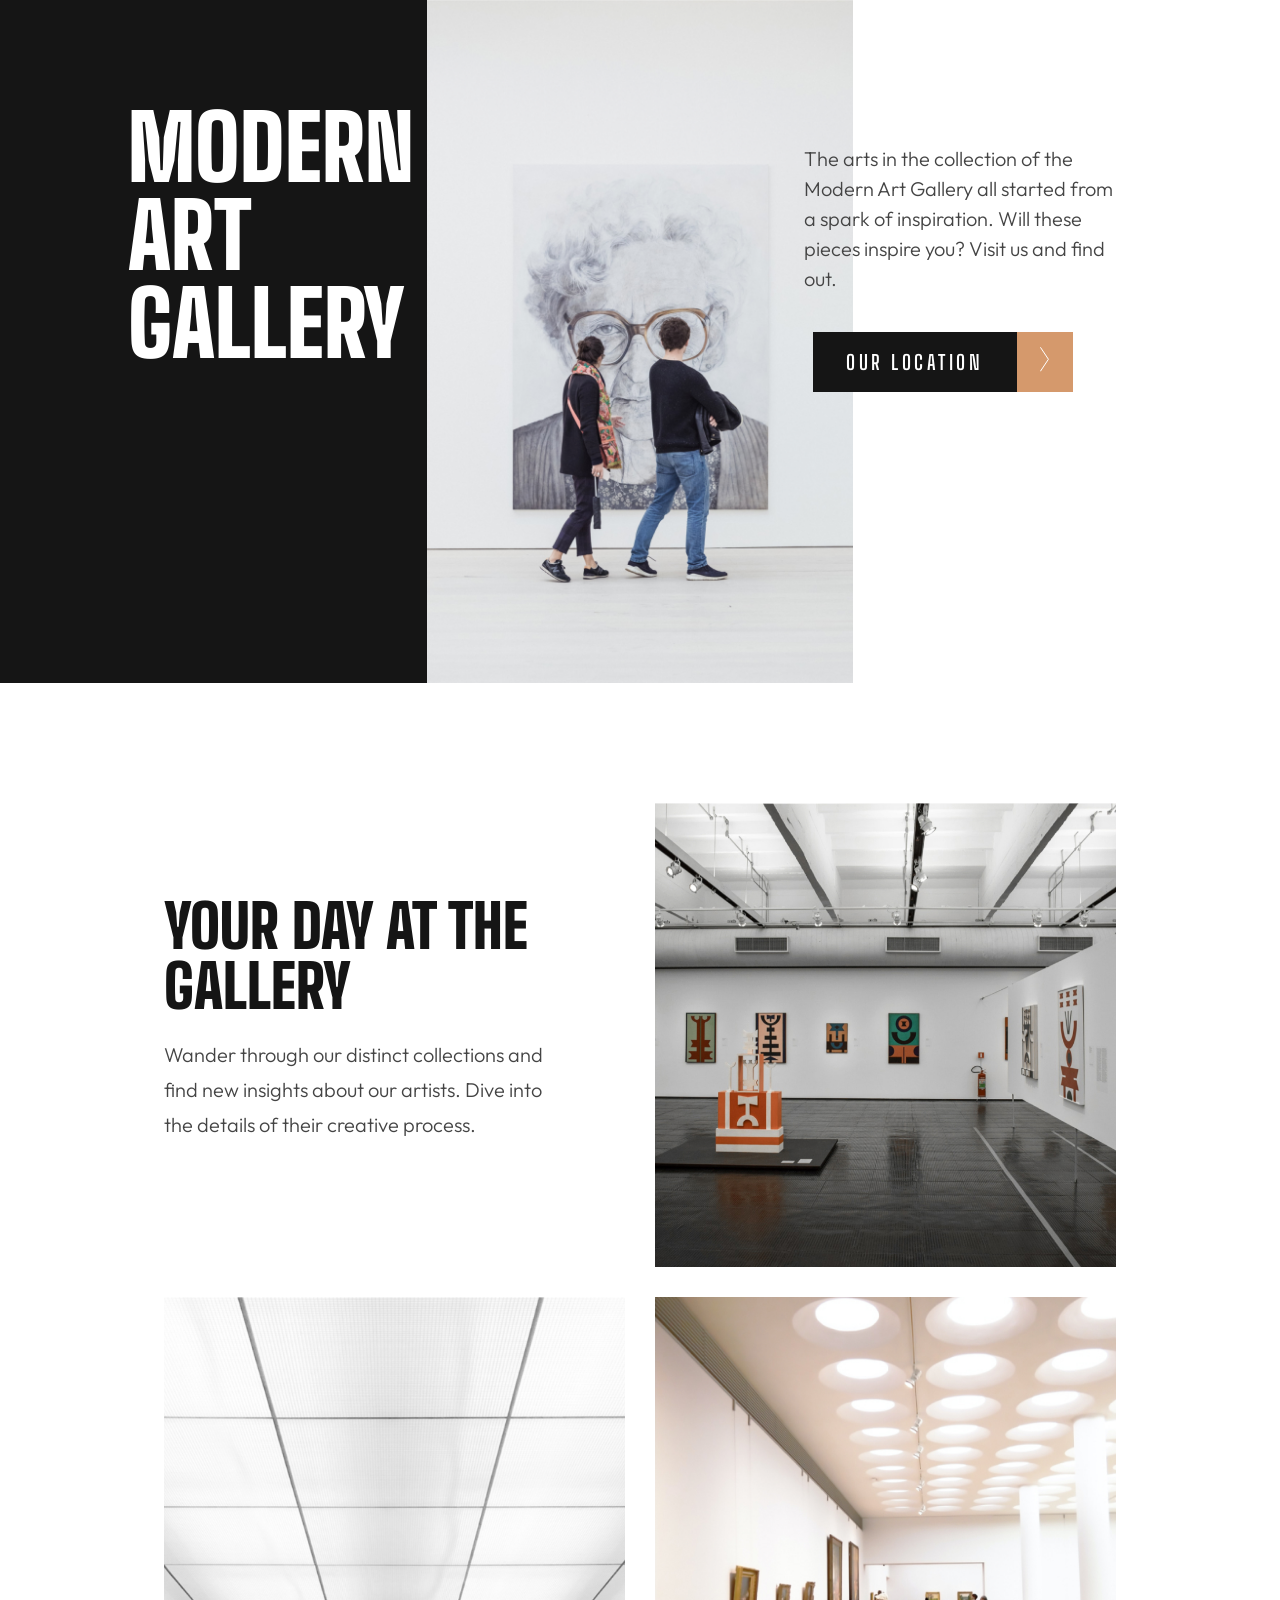
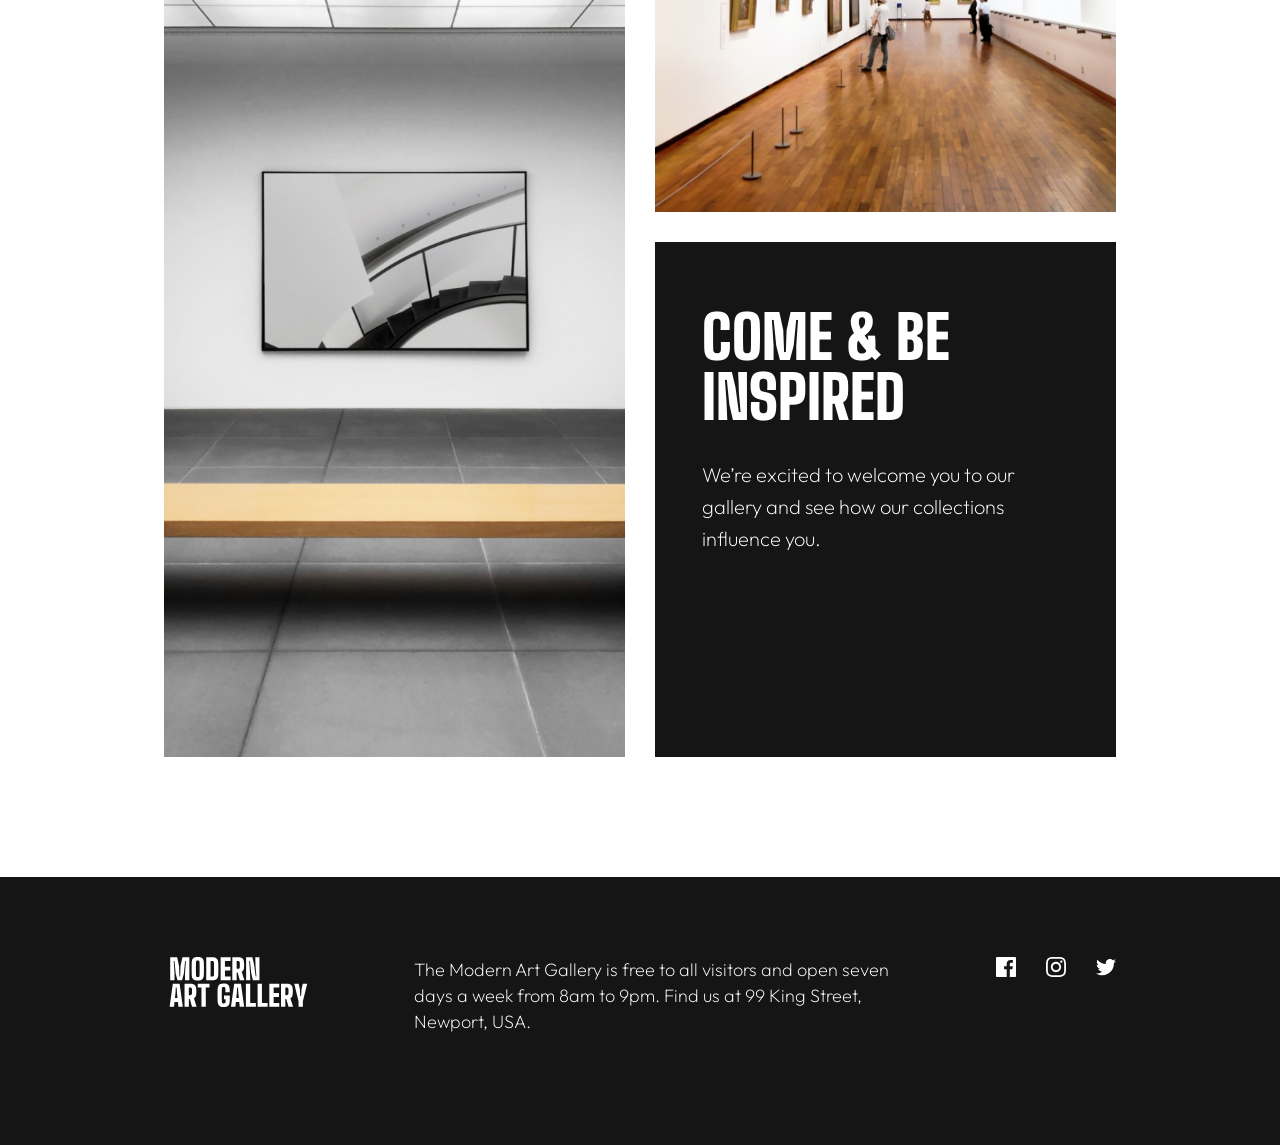
<file: index.html>
<!doctype html>
<html lang="en">
  <head>
    <meta charset="UTF-8" />
    <link rel="icon" type="image/svg+xml" href="./favicon.svg" />
    <meta name="viewport" content="width=device-width, initial-scale=1.0" />
    <title>Project 03 - Modern Art Gallery</title>

    <link rel="preconnect" href="https://fonts.googleapis.com">
    <link rel="preconnect" href="https://fonts.gstatic.com" crossorigin>
    <link href="https://fonts.googleapis.com/css2?family=Big+Shoulders:opsz,wght@10..72,100..900&family=Outfit:wght@100..900&display=swap" rel="stylesheet">
    <script type="module" crossorigin src="./assets/main-DFjM10Ll.js"></script>
    <link rel="stylesheet" crossorigin href="./assets/main-pZD5MSoK.css">
  </head>
  <body>
    <div class="container">
      <main class="main-principal">
        <section class="hero-principal">

          <div class="black-bg-desktop"></div>
          
          <figure class="mobile">
            <img class="hero-image-mobile" src="./assets/first_image_mobile-DKKP7sN-.png" alt="cover photo">
          </figure>
          <figure class="tablet-desktop">
            <img class="hero-image-tablet" src="./assets/first_image_desktop-Cyc8j5OX.jpg" alt="cover photo">
          </figure>  

          <div class="white-bg-desktop"></div>

          <div class="hero-content">
            <div class="container-h1-p">
              <h1 class="hero-title">MODERN ART GALLERY</h1>
              <p class="hero-subtitle">The arts in the collection of the Modern Art Gallery all started from a spark of inspiration. Will these pieces inspire you? Visit us and find out.</p>
            </div>

            <section class="location-link">
              <a href="location.html" class="location-btn">
                <span class="btn-text">OUR LOCATION</span>
              </a>
              <a href="location.html" class="btn-icon">
                <span class="btn-icon-image">
                  <img src="data:image/svg+xml,%3csvg%20width='10'%20height='25'%20viewBox='0%200%2010%2025'%20fill='none'%20xmlns='http://www.w3.org/2000/svg'%3e%3cpath%20d='M0.416016%200.277344L8.41602%2012.2773L0.416016%2024.2773'%20stroke='white'/%3e%3c/svg%3e" alt="">
                </span>
              </a>
            </section>
          </div>
        </section>

        <section class="more-info">
          
          <figure class="figure-image-colors">
            <img class="image-colors" src="./assets/arte_colores-BHBOTqWt.jpg" alt="Art image 1">
          </figure>

          <div class="more-info-text">
            <h2>Your Day at the Gallery</h2>
            <p>Wander through our distinct collections and find new insights about our artists. Dive into the details of their creative process.</p>
          </div>
          
          <figure class="figure-image-bench">
            <img class="image-bench" src="./assets/banco_cuadro-B70ANCUT.jpg" alt="Art image 2">
          </figure>
          
          <div class="side-content">
            <figure class="figure-image-paintings">
              <img class="image-paintings" src="./assets/pasillo_cuadros-CrD6OhSE.jpg" alt="Art image 3">
            </figure>

            <article class="article-main">
              <h2>COME & BE INSPIRED</h2>
              <p>We’re excited to welcome you to our gallery and see how our collections influence you.</p>
            </article> 
          </div>  

        </section>

      </main>

      <footer class="footer-index">
        <figure class="figure-logo-footer-index">
          <img class="logo-footer-index" src="./assets/footer_logo-Ml9-K_Zg.svg" alt="Logo de la galería">
        </figure>
        <p>The Modern Art Gallery is free to all visitors and open seven days a week from 8am to 9pm. Find us at 99 King Street, Newport, USA.</p>
        
        <ul class="ssmm-logos">
          <li><a href="#"><img src="data:image/svg+xml,%3csvg%20width='20'%20height='20'%20viewBox='0%200%2020%2020'%20fill='none'%20xmlns='http://www.w3.org/2000/svg'%3e%3cpath%20d='M18.8958%200H1.10417C0.494167%200%200%200.494167%200%201.10417V18.8967C0%2019.5058%200.494167%2020%201.10417%2020H10.6833V12.255H8.07667V9.23667H10.6833V7.01083C10.6833%204.4275%2012.2608%203.02083%2014.5658%203.02083C15.67%203.02083%2016.6183%203.10333%2016.895%203.14V5.84L15.2967%205.84083C14.0433%205.84083%2013.8008%206.43667%2013.8008%207.31V9.2375H16.79L16.4008%2012.2558H13.8008V20H18.8975C19.5058%2020%2020%2019.5058%2020%2018.8958V1.10417C20%200.494167%2019.5058%200%2018.8958%200Z'%20fill='white'/%3e%3c/svg%3e" alt="Facebook"></a></li>
          <li><a href="#"><img src="data:image/svg+xml,%3csvg%20width='20'%20height='20'%20viewBox='0%200%2020%2020'%20fill='none'%20xmlns='http://www.w3.org/2000/svg'%3e%3cpath%20fill-rule='evenodd'%20clip-rule='evenodd'%20d='M10%200C7.28417%200%206.94417%200.0116667%205.8775%200.06C2.24583%200.226667%200.2275%202.24167%200.0608333%205.87667C0.0116667%206.94417%200%207.28417%200%2010C0%2012.7158%200.0116667%2013.0567%200.06%2014.1233C0.226667%2017.755%202.24167%2019.7733%205.87667%2019.94C6.94417%2019.9883%207.28417%2020%2010%2020C12.7158%2020%2013.0567%2019.9883%2014.1233%2019.94C17.7517%2019.7733%2019.775%2017.7583%2019.9392%2014.1233C19.9883%2013.0567%2020%2012.7158%2020%2010C20%207.28417%2019.9883%206.94417%2019.94%205.8775C19.7767%202.24917%2017.7592%200.2275%2014.1242%200.0608333C13.0567%200.0116667%2012.7158%200%2010%200ZM10%201.8025C12.67%201.8025%2012.9867%201.8125%2014.0417%201.86083C16.7517%201.98417%2018.0175%203.27%2018.1408%205.96C18.1892%207.01417%2018.1983%207.33083%2018.1983%2010.0008C18.1983%2012.6717%2018.1883%2012.9875%2018.1408%2014.0417C18.0167%2016.7292%2016.7542%2018.0175%2014.0417%2018.1408C12.9867%2018.1892%2012.6717%2018.1992%2010%2018.1992C7.33%2018.1992%207.01333%2018.1892%205.95917%2018.1408C3.2425%2018.0167%201.98333%2016.725%201.86%2014.0408C1.81167%2012.9867%201.80167%2012.6708%201.80167%2010C1.80167%207.33%201.8125%207.01417%201.86%205.95917C1.98417%203.27%203.24667%201.98333%205.95917%201.86C7.01417%201.8125%207.33%201.8025%2010%201.8025ZM4.865%2010C4.865%207.16417%207.16417%204.865%2010%204.865C12.8358%204.865%2015.135%207.16417%2015.135%2010C15.135%2012.8367%2012.8358%2015.1358%2010%2015.1358C7.16417%2015.1358%204.865%2012.8358%204.865%2010ZM10%2013.3333C8.15917%2013.3333%206.66667%2011.8417%206.66667%2010C6.66667%208.15917%208.15917%206.66667%2010%206.66667C11.8408%206.66667%2013.3333%208.15917%2013.3333%2010C13.3333%2011.8417%2011.8408%2013.3333%2010%2013.3333ZM14.1375%204.6625C14.1375%204%2014.675%203.4625%2015.3383%203.4625C16.0008%203.4625%2016.5375%204%2016.5375%204.6625C16.5375%205.325%2016.0008%205.8625%2015.3383%205.8625C14.675%205.8625%2014.1375%205.325%2014.1375%204.6625Z'%20fill='white'/%3e%3c/svg%3e" alt="Instagram"></a></li>
          <li><a href="#"><img src="data:image/svg+xml,%3csvg%20width='20'%20height='17'%20viewBox='0%200%2020%2017'%20fill='none'%20xmlns='http://www.w3.org/2000/svg'%3e%3cpath%20d='M20%201.92417C19.2642%202.25083%2018.4733%202.47083%2017.6433%202.57C18.4908%202.0625%2019.1417%201.25833%2019.4475%200.3C18.655%200.77%2017.7767%201.11167%2016.8417%201.29583C16.0942%200.498333%2015.0267%200%2013.8467%200C11.1975%200%209.25083%202.47167%209.84917%205.0375C6.44%204.86667%203.41667%203.23333%201.3925%200.750833C0.3175%202.595%200.835%205.0075%202.66167%206.22917C1.99%206.2075%201.35667%206.02333%200.804167%205.71583C0.759167%207.61667%202.12167%209.395%204.095%209.79083C3.5175%209.9475%202.885%209.98417%202.24167%209.86083C2.76333%2011.4908%204.27833%2012.6767%206.075%2012.71C4.35%2014.0625%202.17667%2014.6667%200%2014.41C1.81583%2015.5742%203.97333%2016.2533%206.29%2016.2533C13.9083%2016.2533%2018.2125%209.81917%2017.9525%204.04833C18.7542%203.46917%2019.45%202.74667%2020%201.92417Z'%20fill='white'/%3e%3c/svg%3e" alt="Twitter"></a></li>
        </ul>

      </footer>

    </div>
    
  </body>
</html>
</file>
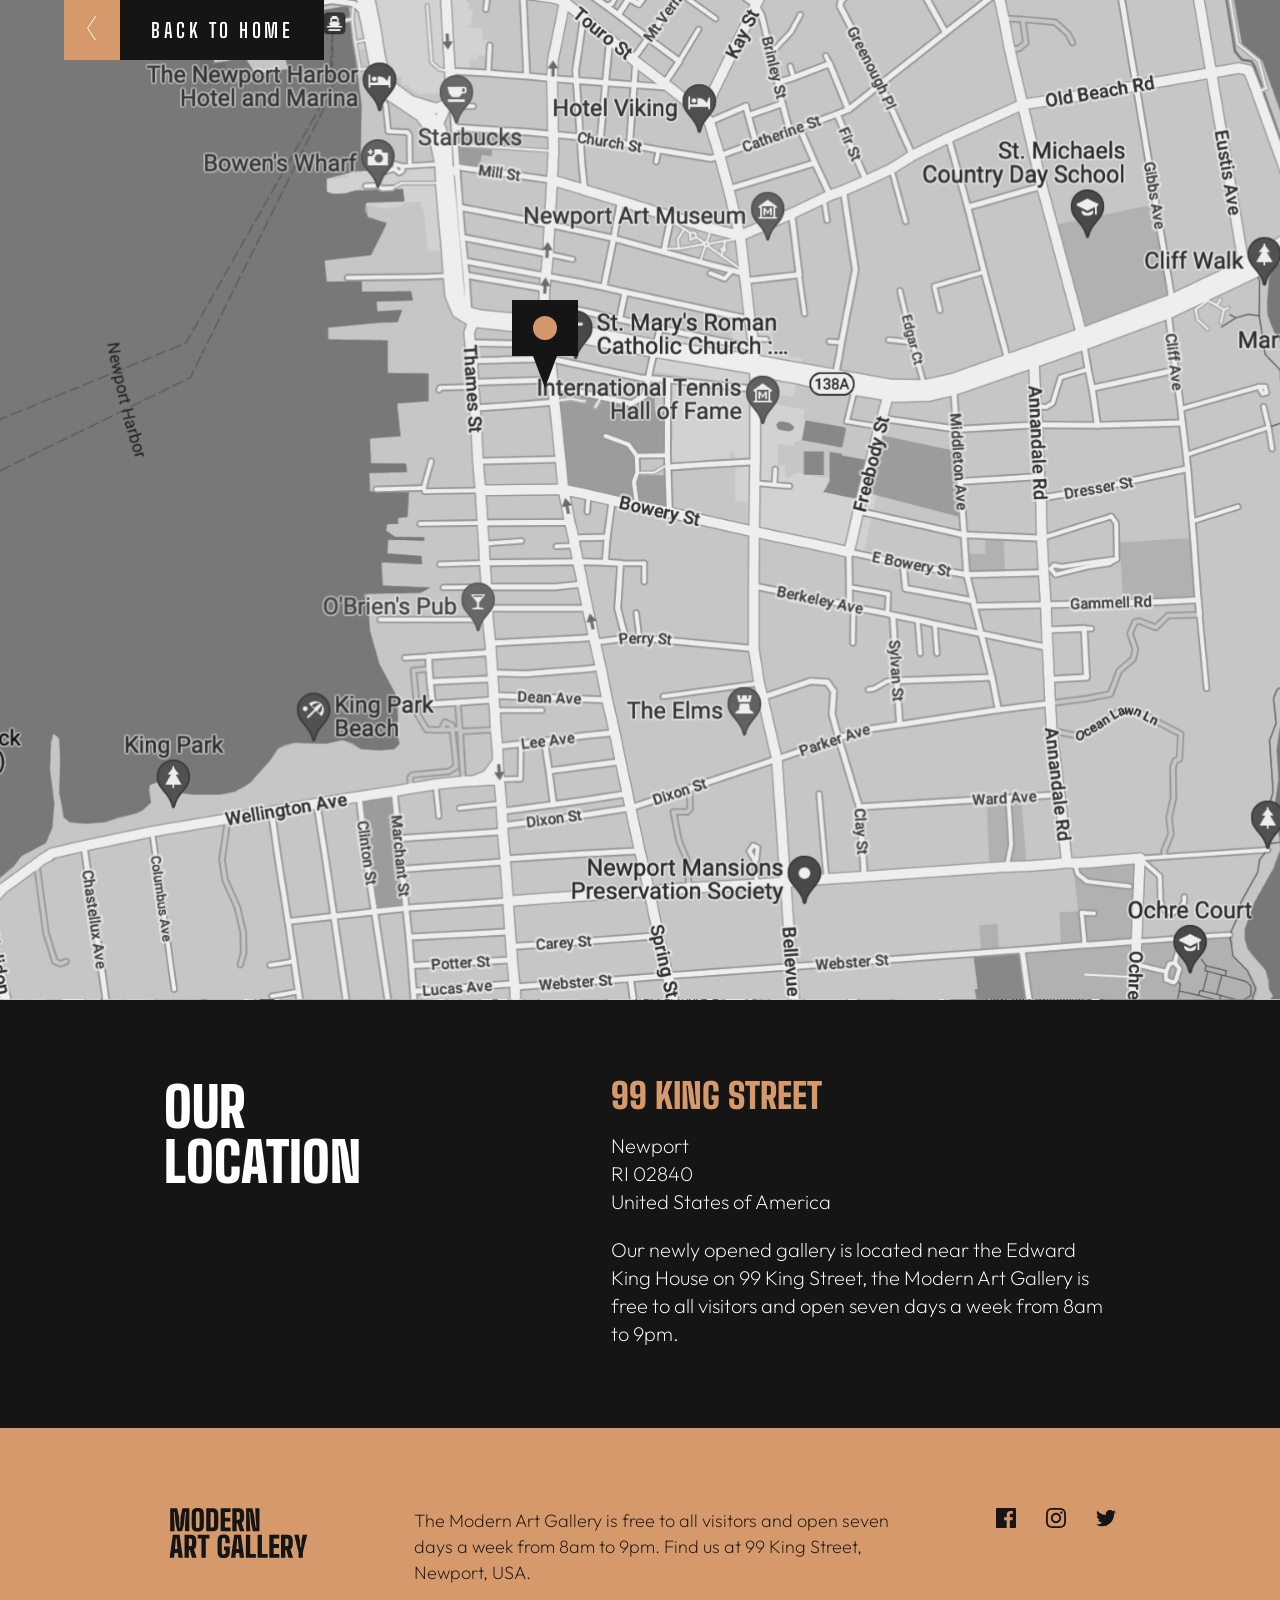
<file: location.html>
<!doctype html>
<html lang="en">
  <head>
    <meta charset="UTF-8" />
    <link rel="icon" type="image/svg+xml" href="./favicon.svg" />
    <meta name="viewport" content="width=device-width, initial-scale=1.0" />
    <title>Modern Art Gallery - Location</title>

    <link rel="preconnect" href="https://fonts.googleapis.com">
    <link rel="preconnect" href="https://fonts.gstatic.com" crossorigin>
    <link href="https://fonts.googleapis.com/css2?family=Big+Shoulders:opsz,wght@10..72,100..900&family=Outfit:wght@100..900&display=swap" rel="stylesheet">
    <script type="module" crossorigin src="./assets/main-DFjM10Ll.js"></script>
    <link rel="stylesheet" crossorigin href="./assets/main-pZD5MSoK.css">
  </head>

  <body>
    <div class="container-location">
        <main>
            <section class="location-map">

              <div class="map">
                <figure>
                    <img class="map-img" src="./assets/map-B-903sWl.jpg" alt="map location">
                </figure>
                <figure class="here-we-are">
                    <img src="data:image/svg+xml,%3csvg%20width='66'%20height='88'%20viewBox='0%200%2066%2088'%20fill='none'%20xmlns='http://www.w3.org/2000/svg'%3e%3cpath%20fill-rule='evenodd'%20clip-rule='evenodd'%20d='M66%200H0V56H21L33%2088L45%2056H66V0Z'%20fill='%23151515'/%3e%3ccircle%20cx='33'%20cy='28'%20r='12'%20fill='%23D5966C'/%3e%3c/svg%3e" alt="">
                </figure>
              </div>
              
              <section class="back-home-link">
                <a href="index.html" class="btn-icon-home">
                  <span class="btn-icon-image">
                    <img src="data:image/svg+xml,%3csvg%20width='10'%20height='25'%20viewBox='0%200%2010%2025'%20fill='none'%20xmlns='http://www.w3.org/2000/svg'%3e%3cpath%20id='Path%202'%20d='M8.60107%2024.2773L0.601074%2012.2773L8.60107%200.277344'%20stroke='white'/%3e%3c/svg%3e" alt="">
                  </span>
                </a>
                <a href="index.html" class="home-btn">
                  <span class="btn-home-text">BACK TO HOME</span>
                </a>
              </section>  
              
            </section>

            <section class="location-details">
              <div class="our-location">
                <h2>OUR LOCATION</h2>
              </div>
              <div class="address">
                <h3>99 KING STREET</h3>

                <p class="location-address-name">Newport</p>
                <p class="location-address-code">RI 02840</p>
                <p class="location-address-country">United States of America</p>
              
                <p class="location-description">Our newly opened gallery is located near the Edward King House on 99 King Street, the Modern Art Gallery is free to all visitors and open seven days a week from 8am to 9pm.</p>
              </div>
            </section>
        </main>

        <footer class="footer-location">
        <figure>
          <img class="logo-footer-location" src="./assets/footer_location_logo-CpijjTlP.svg" alt="Logo del footer">
        </figure>
        <p class="footer-location-description">The Modern Art Gallery is free to all visitors and open seven days a week from 8am to 9pm. Find us at 99 King Street, Newport, USA.</p>
        
        <ul class="ssmm-logos-location">
          <li><a href="#"><img src="data:image/svg+xml,%3csvg%20width='20'%20height='20'%20viewBox='0%200%2020%2020'%20fill='none'%20xmlns='http://www.w3.org/2000/svg'%3e%3cpath%20d='M18.8958%200H1.10417C0.494167%200%200%200.494167%200%201.10417V18.8967C0%2019.5058%200.494167%2020%201.10417%2020H10.6833V12.255H8.07667V9.23667H10.6833V7.01083C10.6833%204.4275%2012.2608%203.02083%2014.5658%203.02083C15.67%203.02083%2016.6183%203.10333%2016.895%203.14V5.84L15.2967%205.84083C14.0433%205.84083%2013.8008%206.43667%2013.8008%207.31V9.2375H16.79L16.4008%2012.2558H13.8008V20H18.8975C19.5058%2020%2020%2019.5058%2020%2018.8958V1.10417C20%200.494167%2019.5058%200%2018.8958%200Z'%20fill='%23151515'/%3e%3c/svg%3e" alt="Facebook"></a></li>
          <li><a href="#"><img src="data:image/svg+xml,%3csvg%20width='20'%20height='20'%20viewBox='0%200%2020%2020'%20fill='none'%20xmlns='http://www.w3.org/2000/svg'%3e%3cpath%20fill-rule='evenodd'%20clip-rule='evenodd'%20d='M10%200C7.28417%200%206.94417%200.0116667%205.8775%200.06C2.24583%200.226667%200.2275%202.24167%200.0608333%205.87667C0.0116667%206.94417%200%207.28417%200%2010C0%2012.7158%200.0116667%2013.0567%200.06%2014.1233C0.226667%2017.755%202.24167%2019.7733%205.87667%2019.94C6.94417%2019.9883%207.28417%2020%2010%2020C12.7158%2020%2013.0567%2019.9883%2014.1233%2019.94C17.7517%2019.7733%2019.775%2017.7583%2019.9392%2014.1233C19.9883%2013.0567%2020%2012.7158%2020%2010C20%207.28417%2019.9883%206.94417%2019.94%205.8775C19.7767%202.24917%2017.7592%200.2275%2014.1242%200.0608333C13.0567%200.0116667%2012.7158%200%2010%200ZM10%201.8025C12.67%201.8025%2012.9867%201.8125%2014.0417%201.86083C16.7517%201.98417%2018.0175%203.27%2018.1408%205.96C18.1892%207.01417%2018.1983%207.33083%2018.1983%2010.0008C18.1983%2012.6717%2018.1883%2012.9875%2018.1408%2014.0417C18.0167%2016.7292%2016.7542%2018.0175%2014.0417%2018.1408C12.9867%2018.1892%2012.6717%2018.1992%2010%2018.1992C7.33%2018.1992%207.01333%2018.1892%205.95917%2018.1408C3.2425%2018.0167%201.98333%2016.725%201.86%2014.0408C1.81167%2012.9867%201.80167%2012.6708%201.80167%2010C1.80167%207.33%201.8125%207.01417%201.86%205.95917C1.98417%203.27%203.24667%201.98333%205.95917%201.86C7.01417%201.8125%207.33%201.8025%2010%201.8025ZM4.865%2010C4.865%207.16417%207.16417%204.865%2010%204.865C12.8358%204.865%2015.135%207.16417%2015.135%2010C15.135%2012.8367%2012.8358%2015.1358%2010%2015.1358C7.16417%2015.1358%204.865%2012.8358%204.865%2010ZM10%2013.3333C8.15917%2013.3333%206.66667%2011.8417%206.66667%2010C6.66667%208.15917%208.15917%206.66667%2010%206.66667C11.8408%206.66667%2013.3333%208.15917%2013.3333%2010C13.3333%2011.8417%2011.8408%2013.3333%2010%2013.3333ZM14.1375%204.6625C14.1375%204%2014.675%203.4625%2015.3383%203.4625C16.0008%203.4625%2016.5375%204%2016.5375%204.6625C16.5375%205.325%2016.0008%205.8625%2015.3383%205.8625C14.675%205.8625%2014.1375%205.325%2014.1375%204.6625Z'%20fill='%23151515'/%3e%3c/svg%3e" alt="Instagram"></a></li>
          <li><a href="#"><img src="data:image/svg+xml,%3csvg%20width='20'%20height='17'%20viewBox='0%200%2020%2017'%20fill='none'%20xmlns='http://www.w3.org/2000/svg'%3e%3cpath%20d='M20%201.92417C19.2642%202.25083%2018.4733%202.47083%2017.6433%202.57C18.4908%202.0625%2019.1417%201.25833%2019.4475%200.3C18.655%200.77%2017.7767%201.11167%2016.8417%201.29583C16.0942%200.498333%2015.0267%200%2013.8467%200C11.1975%200%209.25083%202.47167%209.84917%205.0375C6.44%204.86667%203.41667%203.23333%201.3925%200.750833C0.3175%202.595%200.835%205.0075%202.66167%206.22917C1.99%206.2075%201.35667%206.02333%200.804167%205.71583C0.759167%207.61667%202.12167%209.395%204.095%209.79083C3.5175%209.9475%202.885%209.98417%202.24167%209.86083C2.76333%2011.4908%204.27833%2012.6767%206.075%2012.71C4.35%2014.0625%202.17667%2014.6667%200%2014.41C1.81583%2015.5742%203.97333%2016.2533%206.29%2016.2533C13.9083%2016.2533%2018.2125%209.81917%2017.9525%204.04833C18.7542%203.46917%2019.45%202.74667%2020%201.92417Z'%20fill='%23151515'/%3e%3c/svg%3e" alt="Twitter"></a></li>
        </ul>

      </footer>

    </div>

  </body>
</file>
<file: assets/main-pZD5MSoK.css>
*{box-sizing:border-box;margin:0;padding:0}.location-link{align-items:center;margin-bottom:120px;transition:transform .3s .2s;display:flex}@media (width>=1200px){.location-link{z-index:2;margin-bottom:0;position:absolute;bottom:0%;right:18%}}.location-link:hover{transform:scale(1.05)}.location-link:hover .location-btn{background-color:#d5996c}.location-link:hover .btn-icon{background-color:#151515}.location-btn{background-color:#151515;justify-content:center;align-items:center;width:204px;height:60px;padding:15px 20px;text-decoration:none;display:flex}.location-btn .btn-text{color:#fff;letter-spacing:3.5px;font-family:Big Shoulders,sans-serif;font-size:20px;font-weight:500}.btn-icon{background-color:#d5996c;justify-content:center;align-items:center;width:56px;height:60px;padding:15px 20px;display:flex}.back-home-link{align-items:center;transition:transform .3s .2s;display:flex}.back-home-link .btn-icon-home{background-color:#d5996c;justify-content:center;align-items:center;width:56px;height:60px;padding:15px 20px;display:flex}.back-home-link .home-btn{background-color:#151515;justify-content:center;align-items:center;width:204px;height:60px;padding:15px 20px;text-decoration:none;display:flex}.back-home-link .home-btn .btn-home-text{color:#fff;letter-spacing:3.5px;font-family:Big Shoulders,sans-serif;font-size:20px;font-weight:500}.back-home-link:hover{transform:scale(1.05)}.back-home-link:hover .btn-icon-home{background-color:#151515}.back-home-link:hover .home-btn{background-color:#d5996c}main.main-principal{margin-bottom:120px}.more-info{margin-bottom:16px;padding-left:16px;padding-right:16px}@media (width>=768px){.more-info{grid-template-rows:auto 1fr;grid-template-columns:1fr 1fr;place-items:stretch center;gap:10px;padding-left:40px;padding-right:40px;display:grid}}@media (width>=768px) and (width>=1200px){.more-info{gap:30px;padding-left:164px;padding-right:164px}}@media (width>=768px){.more-info .more-info-text{grid-area:1/1/2/2;align-content:center}}@media (width>=768px) and (width>=1200px){.more-info .more-info-text{padding-right:80px}.more-info .more-info-text h2{font-size:60px;line-height:60px;font-weight:900px}}@media (width>=768px){.more-info .image-colors{grid-area:1/2/2/3}.more-info .image-bench{object-fit:cover;grid-area:2/1/3/2;width:100%;height:100%}.more-info .side-content{grid-template-rows:1fr 1fr;gap:10px;height:100%;display:grid}}@media (width>=768px) and (width>=1200px){.more-info .side-content{gap:30px}}.more-info h2{color:#151515;text-transform:uppercase;margin-bottom:21px;font-family:Big Shoulders,sans-serif;font-size:50px;font-weight:900;line-height:50px}.more-info p{color:#444;margin-bottom:32px;font-family:Outfit,sans-serif;font-size:20px;font-style:normal;font-weight:300;line-height:35px}.figure-image-colors{margin:0 0 25px}@media (width>=768px){.figure-image-colors{margin-bottom:0}}.figure-image-colors .image-colors{object-fit:cover;width:100%;height:100%;display:block}.figure-image-bench{margin:0 0 16px}@media (width>=768px){.figure-image-bench{margin-bottom:0}}.figure-image-bench .image-bench{object-fit:cover;width:100%;height:100%;display:block}.figure-image-paintings{height:200px;margin:0 0 16px}@media (width>=768px){.figure-image-paintings{height:auto;margin-bottom:0}}.figure-image-paintings .image-paintings{object-fit:cover;width:100%;height:100%;display:block}.article-main{background-color:#151515;padding:48px 24px 25px}@media (width>=1200px){.article-main{padding:65px 47px}}.article-main h2{color:#fff;text-transform:uppercase;margin-bottom:24px;font-family:Big Shoulders,sans-serif;font-size:50px;font-weight:900;line-height:45px}@media (width>=1200px){.article-main h2{margin-bottom:32px;font-size:60px;line-height:60px}}.article-main p{color:#fff;font-family:Outfit,sans-serif;font-size:18px;font-weight:200;line-height:28px}@media (width>=1200px){.article-main p{font-size:20px;line-height:32px}}.location-map{position:relative}.location-map .map{z-index:1;position:relative}.location-map .map .map-img{max-width:100%;height:auto;display:block}.location-map .map .here-we-are{z-index:2;position:absolute;top:30%;left:40%}.location-map .back-home-link{z-index:2;position:absolute;top:0;left:0}@media (width>=768px){.location-map .back-home-link{left:5%}}.location-details{background-color:#151515;padding:48px 16px 56px}@media (width>=768px){.location-details{gap:100px;padding:80px 40px;display:flex}}@media (width>=768px) and (width>=1200px){.location-details{gap:250px;padding:80px 164px}}.location-details h2{color:#fff;margin-bottom:48px;font-family:Big Shoulders,sans-serif;font-size:50px;font-weight:900;line-height:45px}@media (width>=768px){.location-details h2{font-size:55px;line-height:50px}}@media (width>=768px) and (width>=1200px){.location-details h2{line-height:55px}}.location-details h3{color:#d5996c;margin-bottom:20px;font-family:Big Shoulders,sans-serif;font-size:32px;font-weight:900;line-height:32px}@media (width>=768px){.location-details h3{font-size:35px}}.location-details p.location-address-name{color:#fff;font-family:Outfit,sans-serif;font-size:18px;font-weight:200;line-height:28px}@media (width>=768px){.location-details p.location-address-name{font-size:20px}}.location-details p.location-address-code{color:#fff;font-family:Outfit,sans-serif;font-size:18px;font-weight:200;line-height:28px}@media (width>=768px){.location-details p.location-address-code{font-size:20px}}.location-details p.location-address-country{color:#fff;font-family:Outfit,sans-serif;font-size:18px;font-weight:200;line-height:28px}@media (width>=768px){.location-details p.location-address-country{font-size:20px}}.location-details p.location-description{color:#fff;margin-top:20px;font-family:Outfit,sans-serif;font-size:18px;font-weight:200;line-height:28px}@media (width>=768px){.location-details p.location-description{font-size:20px}}@media (width>=1200px){.hero-principal{position:relative}}.hero-principal .black-bg-desktop,.hero-principal .white-bg-desktop{display:none}@media (width>=768px){.hero-principal{height:auto;margin-bottom:120px;display:flex;position:relative}}@media (width>=1200px){.hero-principal{grid-template-columns:repeat(3,1fr);display:grid;position:relative}.hero-principal .black-bg-desktop{background-color:#151515;grid-column:1;display:block}.hero-principal .white-bg-desktop{grid-column:3;display:block}.hero-principal figure.tablet-desktop{grid-column:2;margin:0}.hero-principal figure.tablet-desktop .hero-image-tablet{object-fit:cover;width:100%;height:100%;display:block}.hero-principal figure.mobile{display:none}.hero-principal .container-h1-p{align-items:center;display:flex}.hero-principal .container-h1-p .hero-subtitle{margin-bottom:0;margin-left:390px;padding-right:160px}}.hero-principal .hero-image-mobile{max-width:100%;max-height:auto;display:block}@media (width>=768px){.hero-principal .hero-image-mobile{display:none}}.hero-principal .hero-image-tablet{display:none}@media (width>=768px){.hero-principal .hero-image-tablet{object-fit:contain;width:60%;height:auto;display:block}}.hero-principal .hero-content{padding-left:16px;padding-right:40px}@media (width>=768px){.hero-principal .hero-content{z-index:2;position:absolute;top:25%;left:50%}}@media (width>=1200px){.hero-principal .hero-content{z-index:2;padding-bottom:25px;padding-left:0;padding-right:0;position:absolute;top:15%;left:10%}}.hero-principal .hero-content .hero-title{color:#151515;margin-top:32px;margin-bottom:32px;font-family:Big Shoulders,sans-serif;font-size:60px;font-weight:900;line-height:55px}@media (width>=768px){.hero-principal .hero-content .hero-title{font-size:70px;line-height:65px}}@media (width>=1200px){.hero-principal .hero-content .hero-title{color:#fff;margin:0;font-size:90px;line-height:88px}}.hero-principal .hero-content .hero-subtitle{color:#444;margin-bottom:32px;font-family:Outfit,sans-serif;font-size:20px;font-weight:300;line-height:35px}@media (width>=768px){.hero-principal .hero-content .hero-subtitle{font-size:25px}}@media (width>=1200px){.hero-principal .hero-content .hero-subtitle{font-size:20px;line-height:30px}}footer.footer-index{background-color:#151515;padding:48px 32px}@media (width>=768px){footer.footer-index{justify-content:space-between;align-items:start;gap:100px;padding:48px 40px;display:flex}}@media (width>=768px) and (width>=1200px){footer.footer-index{padding:80px 164px}}footer.footer-index .logo-footer-index{width:110.05px;height:40px;margin-bottom:30px}@media (width>=768px){footer.footer-index .logo-footer-index{width:120px;height:50px}}@media (width>=1200px){footer.footer-index .logo-footer-index{width:150px;height:50px}}footer.footer-index p{color:#fff;margin-bottom:30px;font-family:Outfit,sans-serif;font-size:15px;font-weight:200;line-height:26px}@media (width>=768px){footer.footer-index p{font-size:18px}}footer.footer-index .ssmm-logos{align-items:center;gap:18px;list-style:none;display:flex}@media (width>=1200px){footer.footer-index .ssmm-logos{gap:30px}}footer.footer-location{background-color:#d5996c;padding:48px 32px}@media (width>=768px){footer.footer-location{justify-content:space-between;align-items:start;gap:100px;padding:48px 40px;display:flex}}@media (width>=768px) and (width>=1200px){footer.footer-location{padding:80px 164px}}footer.footer-location .logo-footer-location{width:110.05px;height:40px;margin-bottom:30px}@media (width>=768px){footer.footer-location .logo-footer-location{width:120px;height:50px}}@media (width>=1200px){footer.footer-location .logo-footer-location{width:150px;height:50px;margin-bottom:0}}footer.footer-location p{color:#151515;margin-bottom:30px;font-family:Outfit,sans-serif;font-size:15px;font-weight:200;line-height:26px}@media (width>=768px){footer.footer-location p{font-size:18px}}footer.footer-location .ssmm-logos-location{align-items:center;gap:18px;list-style:none;display:flex}@media (width>=1200px){footer.footer-location .ssmm-logos-location{gap:30px}}.container{width:100%}html *{font-family:Outfit,sans-serif}body{font-size:16px;overflow-x:hidden}
</file>
